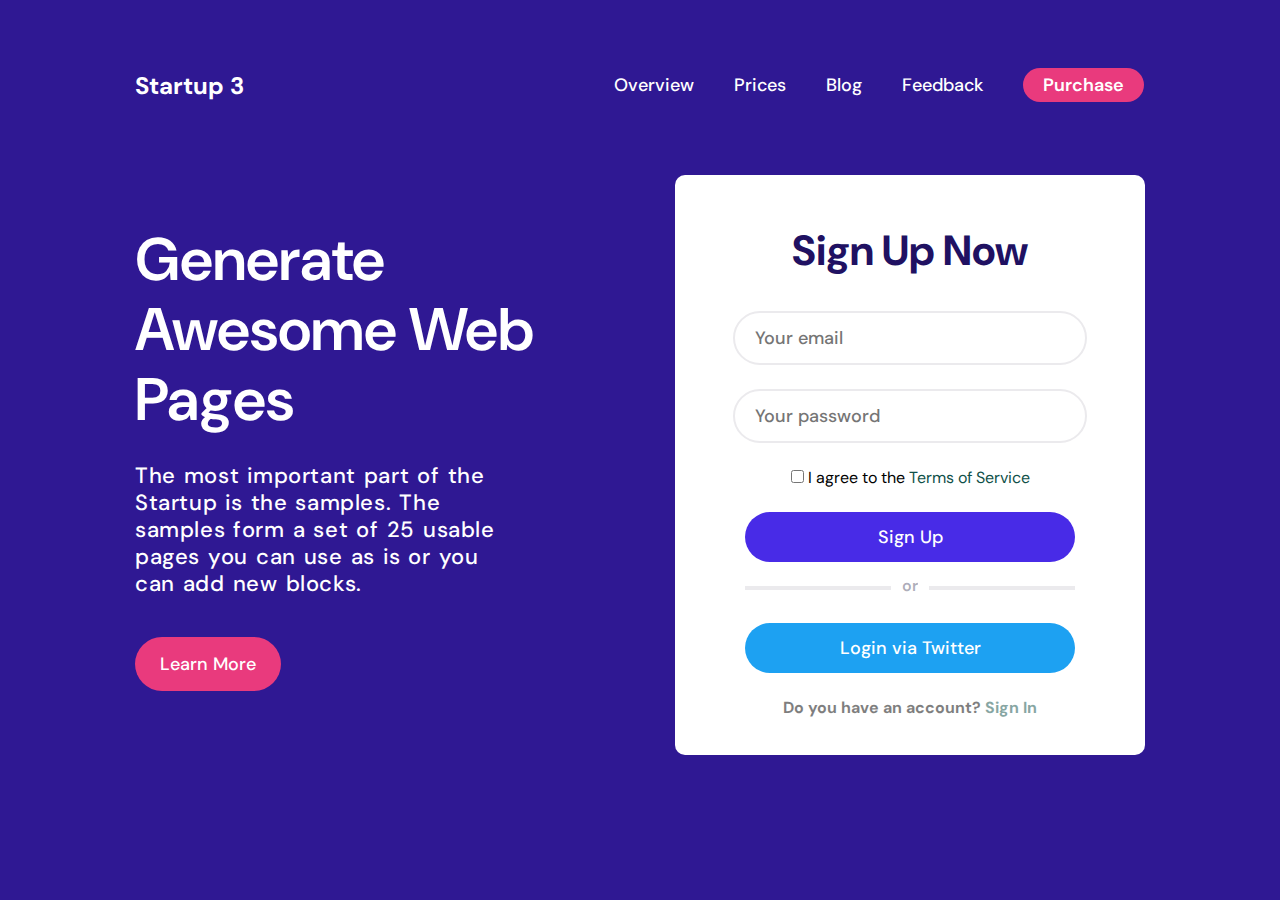
<file: index.html>
<!DOCTYPE html>
<html lang="en">
<head>
    <meta charset="UTF-8">
    <meta http-equiv="X-UA-Compatible" content="IE=edge">
    <meta name="viewport" content="width=device-width, initial-scale=1.0">
    <link rel="stylesheet" href="style.css">
    <title>Startup_page_14 by R Subham</title>
</head>
<body>

    <div class="container">
        
        <div class="navbar">
            <div class="logo">
                <a href="#">Startup 3</a>
            </div>
            <div class="other">
                <ul class="navitems">
                    <li><a href="#Overview">Overview</a></li>
                    <li><a href="#Prices">Prices</a></li>
                    <li><a href="#Blog">Blog</a></li>
                    <li><a href="#Feedback">Feedback</a></li>
                    <li><a href="#Purchase" class="purchage_btn">Purchase</a></li>
                </ul>
            </div>
        </div>

        <div class="body_content">
            <div class="left">
                <h1>Generate Awesome Web Pages</h1>
                <p>The most important part of the Startup is the samples. The samples form a set of 25 usable pages you can use as is or you can add new blocks.</a>
                <div class="learn_more">
                    <a class="learn_more_btn" href="#">
                        Learn More
                    </a>
                </div>
                </div>
            <div class="signup_card">
                <div class="sighup_content">  

                    <div class="sighup_header">
                        <h1>Sign Up Now</h1>
                    </div>
                    
                    <form class="input_form">
                        <input type="email" name="email" placeholder="Your email" id="email" />
                        <input type="password" name="password" placeholder="Your password" id="password" />
                    </form>    
                        
                    <div class="card_text">
                        <input type="checkbox" name="" id="terms"> <span>I agree to the <a href="">Terms of Service</a></span>
                    </div>
                        
                    <button>Sign Up</button>    
                    
                    <div class="or">
                        <div class="or_line"></div>
                        <p>or</p>
                        <div class="or_line"></div>
                    </div>

                    <button style="background-color: #1DA1F2">Login via Twitter</button>

                    <div class="card_text">
                        <span style="font-weight: 700; opacity:0.5">Do you have an account? <a style="font-weight: 700" href="">Sign In</a></span>
                    </div>

                </div>
            </div>
        </div>
    </div> 


</body>
</html>
</file>
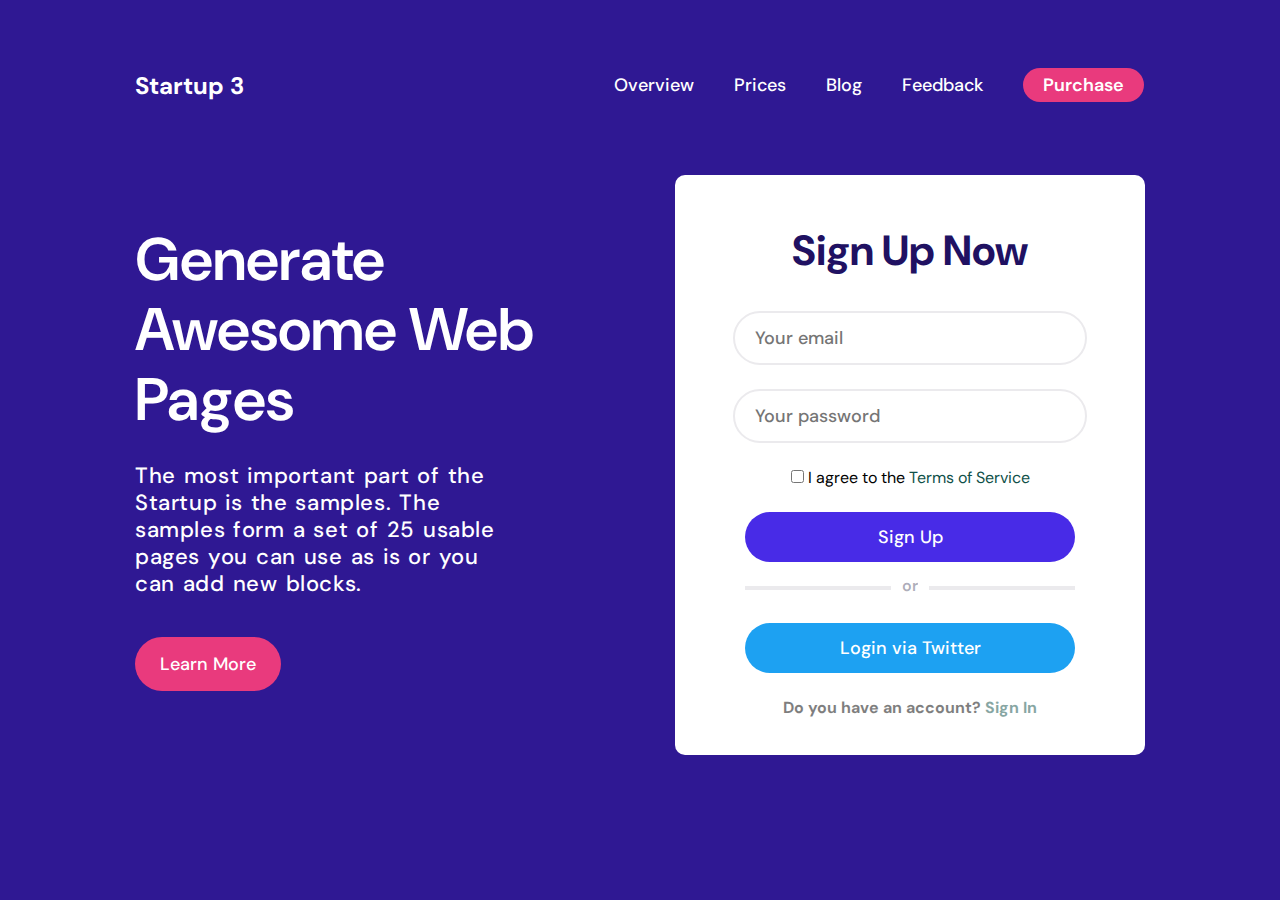
<file: header_14.html>
<!DOCTYPE html>
<html lang="en">
<head>
    <meta charset="UTF-8">
    <meta http-equiv="X-UA-Compatible" content="IE=edge">
    <meta name="viewport" content="width=device-width, initial-scale=1.0">
    <link rel="stylesheet" href="style.css">
    <title>Startup_page_14 by R Subham</title>
</head>
<body>

    <div class="container">
        
        <div class="navbar">
            <div class="logo">
                <a href="#">Startup 3</a>
            </div>
            <div class="other">
                <ul class="navitems">
                    <li><a href="#Overview">Overview</a></li>
                    <li><a href="#Prices">Prices</a></li>
                    <li><a href="#Blog">Blog</a></li>
                    <li><a href="#Feedback">Feedback</a></li>
                    <li><a href="#Purchase" class="purchage_btn">Purchase</a></li>
                </ul>
            </div>
        </div>

        <div class="body_content">
            <div class="left">
                <h1>Generate Awesome Web Pages</h1>
                <p>The most important part of the Startup is the samples. The samples form a set of 25 usable pages you can use as is or you can add new blocks.</a>
                <div class="learn_more">
                    <a class="learn_more_btn" href="#">
                        Learn More
                    </a>
                </div>
                </div>
            <div class="signup_card">
                <div class="sighup_content">  

                    <div class="sighup_header">
                        <h1>Sign Up Now</h1>
                    </div>
                    
                    <form class="input_form">
                        <input type="email" name="email" placeholder="Your email" id="email" />
                        <input type="password" name="password" placeholder="Your password" id="password" />
                    </form>    
                        
                    <div class="card_text">
                        <input type="checkbox" name="" id="terms"> <span>I agree to the <a href="">Terms of Service</a></span>
                    </div>
                        
                    <button>Sign Up</button>    
                    
                    <div class="or">
                        <div class="or_line"></div>
                        <p>or</p>
                        <div class="or_line"></div>
                    </div>

                    <button style="background-color: #1DA1F2">Login via Twitter</button>

                    <div class="card_text">
                        <span style="font-weight: 700; opacity:0.5">Do you have an account? <a style="font-weight: 700" href="">Sign In</a></span>
                    </div>

                </div>
            </div>
        </div>
    </div> 


</body>
</html>
</file>
<file: style.css>
@import url('https://fonts.googleapis.com/css2?family=DM+Sans:ital,opsz,wght@0,9..40,100;0,9..40,200;0,9..40,300;0,9..40,400;0,9..40,500;0,9..40,600;0,9..40,700;0,9..40,800;0,9..40,900;0,9..40,1000;1,9..40,100;1,9..40,200;1,9..40,300;1,9..40,400;1,9..40,500;1,9..40,600;1,9..40,700;1,9..40,800;1,9..40,900;1,9..40,1000&family=Inter:wght@100;200;300;400;500;600;700;800;900&family=Josefin+Sans:ital,wght@0,100;0,200;0,300;0,400;0,500;0,600;0,700;1,100;1,200;1,300;1,400;1,500;1,600;1,700&family=Source+Code+Pro:ital,wght@0,200;0,300;0,400;0,500;0,600;0,700;0,800;0,900;1,200;1,300;1,400;1,500;1,600;1,700;1,800;1,900&display=swap');
*{
    margin: 0px 0px 0px 0px;
    padding: 0px 0px 0px 0px;
    font-family: 'DM Sans', sans-serif;
}
body{
    width: 100%; 
    height: 100%; 
    position: relative; 
    background: #2F1893;
}
.container {
    padding: 55px 0px 0px;
    max-width: 1010px;
    margin-left: auto;
    margin-right: auto;
}
.navbar{
    width: 100%;
    height: 60px;
    max-width: 1200px;
    margin: 0 auto;
    align-items: center;
    
    display: flex;
    border-radius: 30px;
}
.navbar li{
    list-style: none ;
}

.navbar .logo a{
    font-size: 24px;
    font-family: DM Sans; 
    font-weight: 700;
    text-decoration: none;
}
.other{
    margin-left: 370px;
}
.navbar .navitems{
    display: flex;
    gap: 2.5rem;
    color: white; 
    font-size: 18px; 
    font-family: DM Sans; 
    font-weight: 500;
    
}
.navbar a{
    text-decoration: none;
    color:rgb(255, 255, 255);
}
.purchage_btn{
    background-color: #E93A7D;
    width: 120px; 
    height: 40px; 
    padding: 5px 20px;
    border-radius: 100px;
    font-size: 18px; 
    font-family: DM Sans; 
    font-weight: 600;
}
.purchage_btn:hover{
    color: rgb(0, 0, 0);
}
.body_content{
    display: flex;
    justify-content: space-between;
    margin-top: 110px;
}
.left{
    width: 427px; 
    height: 496px; 
}
.left h1{
    width: 424px; 
    height: 217px;
    color: white; 
    font-size: 60px; 
    font-family: DM Sans; 
    font-weight: 600; 
    line-height: 70px; 
    word-wrap: break-word;
}
.left p{
    margin-top: 20px;
    color: white; 
    font-size: 22px; 
    font-family: DM Sans; 
    font-weight: 500; 
    line-height:27px; 
    letter-spacing: 0.6px;
    word-spacing: 1.5px;
    word-wrap: break-word;
    max-width: 363px;
}
.learn_more {
    margin-top: 55px;
}
.learn_more_btn {
    background-color: #E93A7D;
    color: white;
    padding: 15px 25px;
    text-decoration: none;
    border-radius: 100px;
    font-size: 18px; 
    font-family: DM Sans; 
    font-weight: 500;
  }
.signup_card{
    width: 470px; 
    height: 570px; 
    background: white; 
    border-radius: 10px;
    margin-top: -50px;
    margin-bottom: 100px;
    padding: 10px 0px 0px 0px;   
  }
  .sighup_content{
    text-align: center;
  }
 .sighup_header h1{
    text-align: center;
    padding: 10px;
    font-size:42px;
    font-weight: 700;
    line-height: 52px;
    color: #201162;
    margin-top: 30px;
  }
  .input_form input {
    align-items: center;
    width: 330px; 
    height: 50px; 
    border-radius: 100px;
    border: 2px #EBEAED solid;
    margin-top: 24px;
  }
  .input_form :placeholder-shown{
    padding-left: 20px;
    font-size: 18px; 
    font-family: DM Sans; 
    font-weight: 500; 
    line-height: 26px; 
  }
  .card_text{
    display: inline-flexbox;
    margin-top: 24px;
  }
  .card_text a{
    text-decoration: none;
    color: #0f5049;
  }
  
  .sighup_content button {
    cursor: pointer;
    background: #482BE7;
    color: #ffffff; 
    font-size: 18px; 
    font-family: DM Sans; 
    font-weight: 500; 
    outline: none;
    line-height: 28px;
    width: 330px; 
    height: 50px; 
    border-radius: 100px;
    border: none;
    margin-top: 24px;
  }
  .or{
    display: inline-flex;
    width: 330px;
    justify-content: space-between;
    margin-top: 11.10px;
  }
  .or p{
    opacity: 0.90; 
    text-align: center; 
    color: rgba(21.06, 20.34, 56.79, 0.40); 
    font-size: 16px; 
    font-family: DM Sans; 
    font-weight: 600; 
    line-height: 26px; 
  }
  .or_line{
    width: 141.57px; 
    height: .1px; 
    border: 2px #EBEAED solid;
    margin-top: 13px;
  }
</file>
